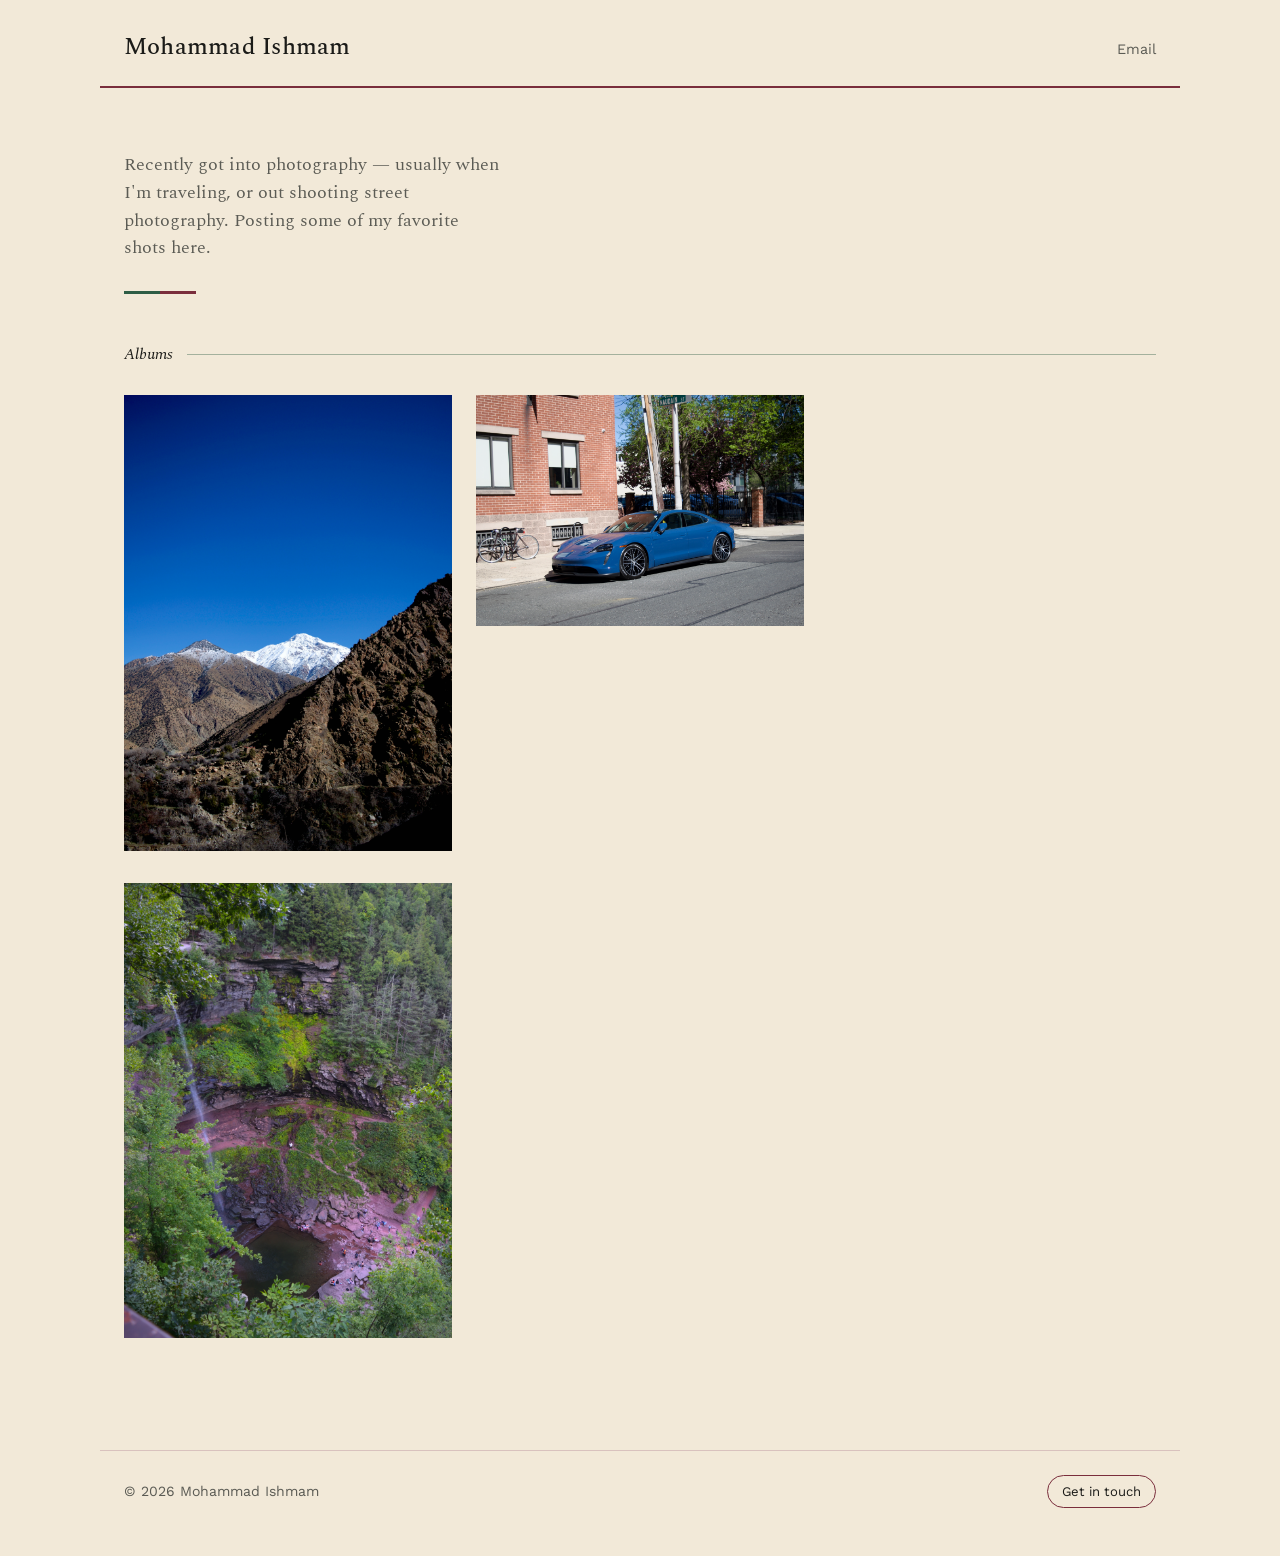
<file: index.html>
<!DOCTYPE html>
<html lang="en">
<head>
  <meta charset="UTF-8">
  <meta name="viewport" content="width=device-width, initial-scale=1.0">
  <title>Mohammad Ishmam — Photography</title>
  <meta name="description" content="Travel and street photography by Mohammad Ishmam.">
  <link rel="preconnect" href="https://fonts.googleapis.com">
  <link rel="preconnect" href="https://fonts.gstatic.com" crossorigin>
  <link href="https://fonts.googleapis.com/css2?family=Spectral:wght@400;500;600;700&family=Work+Sans:wght@400;500&display=swap" rel="stylesheet">
  <link rel="stylesheet" href="css/style.css">
</head>
<body>

  <header class="site-header">
    <a class="wordmark" href="index.html">Mohammad Ishmam</a>
    <a class="header-link" id="header-email" href="#">Email</a>
  </header>

  <main>
    <section class="hero">
      <p class="bio" id="hero-bio"></p>
      <div class="hero-divider"><span></span><span></span></div>
    </section>

    <div class="section-label">
      <span>Albums</span>
    </div>
    <section class="album-grid" id="album-grid" aria-label="Photo albums">
      <!-- Album cards injected by js/main.js -->
    </section>
  </main>

  <footer class="site-footer">
    <span>&copy; <span id="year"></span> Mohammad Ishmam</span>
    <a id="footer-email" href="#">Get in touch</a>
  </footer>

  <script src="js/main.js?v=2"></script>
</body>
</html>
</file>
<file: css/style.css>
:root {
  --paper: #F2E9D8;
  --ink: #1B1B18;
  --ink-soft: #5B5B54;
  --line: #D9C2BE;
  --emerald: #2E5D45;
  --emerald-soft: #E4ECE6;
  --burgundy: #7A2E3C;
  --serif: "Spectral", Georgia, serif;
  --sans: "Work Sans", -apple-system, BlinkMacSystemFont, sans-serif;
  --max-width: 1080px;
}

* { box-sizing: border-box; }

html { scroll-behavior: smooth; }

body {
  margin: 0;
  background: var(--paper);
  color: var(--ink);
  font-family: var(--sans);
  font-size: 16px;
  line-height: 1.6;
  -webkit-font-smoothing: antialiased;
}

a {
  color: var(--ink);
  text-decoration: none;
}

a:hover,
a:focus-visible {
  text-decoration: underline;
  text-decoration-color: var(--burgundy);
  text-decoration-thickness: 1px;
}

a:focus-visible,
button:focus-visible {
  outline: 2px solid var(--emerald);
  outline-offset: 3px;
}

/* ---------- Header ---------- */

.site-header {
  max-width: var(--max-width);
  margin: 0 auto;
  padding: 28px 24px 20px;
  display: flex;
  justify-content: space-between;
  align-items: baseline;
  border-bottom: 2px solid var(--burgundy);
}

.wordmark {
  font-family: var(--serif);
  font-weight: 500;
  font-size: 1.5rem;
  color: var(--ink);
  letter-spacing: 0.01em;
}

.wordmark:hover {
  text-decoration: none;
}

.header-link {
  font-size: 0.9rem;
  color: var(--ink-soft);
}

.header-link:hover {
  color: var(--ink);
}

/* ---------- Hero ---------- */

.hero {
  max-width: var(--max-width);
  margin: 0 auto;
  padding: 64px 24px 48px;
}

.hero h1 {
  font-family: var(--serif);
  font-weight: 600;
  font-size: clamp(2.1rem, 5vw, 3.2rem);
  line-height: 1.15;
  margin: 0 0 20px;
  max-width: 14ch;
  color: var(--ink);
}

.hero .bio {
  max-width: 42ch;
  color: var(--ink-soft);
  font-family: var(--serif);
  font-size: 1.15rem;
  line-height: 1.5;
  margin: 0;
}

.hero-divider {
  display: flex;
  width: 72px;
  height: 3px;
  margin-top: 28px;
}

.hero-divider span {
  flex: 1;
}

.hero-divider span:first-child {
  background: var(--emerald);
}

.hero-divider span:last-child {
  background: var(--burgundy);
}

.section-label {
  max-width: var(--max-width);
  margin: 0 auto;
  padding: 0 24px 20px;
  display: flex;
  align-items: center;
  gap: 14px;
}

.section-label span {
  font-family: var(--serif);
  font-style: italic;
  font-size: 1rem;
  color: var(--ink);
  white-space: nowrap;
}

.section-label::after {
  content: '';
  flex: 1;
  height: 1px;
  background: var(--emerald);
  opacity: 0.4;
}

/* ---------- Album grid ---------- */

.album-grid {
  max-width: var(--max-width);
  margin: 0 auto;
  padding: 8px 24px 80px;
  column-count: 3;
  column-gap: 24px;
}

@media (max-width: 860px) {
  .album-grid { column-count: 2; }
}

@media (max-width: 460px) {
  .album-grid { column-count: 1; }
}

.album-card {
  display: inline-block;
  width: 100%;
  break-inside: avoid;
  margin-bottom: 24px;
  position: relative;
  overflow: hidden;
  color: var(--ink);
}

.album-card img {
  width: 100%;
  height: 100%;
  object-fit: cover;
  display: block;
  transition: transform 0.5s ease;
}

.album-card:hover img {
  transform: scale(1.05);
}

.album-card .title-overlay {
  position: absolute;
  left: 0;
  right: 0;
  bottom: 0;
  padding: 40px 16px 14px;
  background: linear-gradient(to top, rgba(27, 27, 24, 0.72), rgba(27, 27, 24, 0));
  opacity: 0;
  transition: opacity 0.3s ease;
}

.album-card:hover .title-overlay {
  opacity: 1;
}

.album-card .title-overlay .name {
  font-family: var(--serif);
  font-weight: 600;
  font-size: 1.2rem;
  color: var(--paper);
  display: block;
}

.album-card .title-overlay .count {
  font-size: 0.78rem;
  color: rgba(250, 250, 248, 0.75);
  display: block;
  margin-top: 2px;
}

/* ---------- Album page ---------- */

.album-header {
  max-width: var(--max-width);
  margin: 0 auto;
  padding: 48px 24px 32px;
}

.back-link {
  display: inline-block;
  font-size: 0.9rem;
  color: var(--ink-soft);
  margin-bottom: 18px;
}

.back-link:hover {
  color: var(--ink);
}

.album-header h1 {
  font-family: var(--serif);
  font-weight: 600;
  font-size: clamp(1.8rem, 4vw, 2.6rem);
  margin: 0;
}

.photo-stack {
  max-width: var(--max-width);
  margin: 0 auto;
  padding: 0 24px 80px;
  column-count: 3;
  column-gap: 20px;
}

@media (max-width: 860px) {
  .photo-stack { column-count: 2; }
}

@media (max-width: 560px) {
  .photo-stack { column-count: 1; }
}

.photo-stack button.photo-item {
  border: none;
  background: none;
  padding: 0;
  cursor: zoom-in;
  display: inline-block;
  width: 100%;
  break-inside: avoid;
  margin-bottom: 20px;
}

.photo-stack img {
  width: 100%;
  display: block;
  background: var(--line);
}

/* ---------- Footer ---------- */

.site-footer {
  max-width: var(--max-width);
  margin: 0 auto;
  padding: 24px 24px 48px;
  display: flex;
  justify-content: space-between;
  align-items: center;
  border-top: 1px solid var(--line);
  color: var(--ink-soft);
  font-size: 0.88rem;
}

.site-footer a {
  color: var(--ink);
  border: 1px solid var(--burgundy);
  padding: 5px 14px;
  border-radius: 999px;
  font-size: 0.82rem;
}

.site-footer a:hover {
  background: rgba(122, 46, 60, 0.12);
  color: var(--ink);
  text-decoration: none;
}

/* ---------- Lightbox ---------- */

.lightbox {
  position: fixed;
  inset: 0;
  background: rgba(27, 27, 24, 0.94);
  display: none;
  align-items: center;
  justify-content: center;
  z-index: 100;
}

.lightbox.is-open { display: flex; }

.lightbox-image {
  max-width: 88vw;
  max-height: 86vh;
  object-fit: contain;
  box-shadow: none;
}

.lightbox-close {
  position: absolute;
  top: 20px;
  right: 24px;
  background: none;
  border: none;
  color: var(--paper);
  font-size: 2rem;
  line-height: 1;
  cursor: pointer;
}

.lightbox-nav {
  position: absolute;
  top: 50%;
  transform: translateY(-50%);
  background: none;
  border: none;
  color: var(--paper);
  font-size: 2.6rem;
  line-height: 1;
  cursor: pointer;
  padding: 12px 18px;
}

.lightbox-prev { left: 4px; }
.lightbox-next { right: 4px; }

.lightbox-close:hover,
.lightbox-nav:hover { opacity: 0.7; }

@media (prefers-reduced-motion: reduce) {
  .album-card img { transition: none; }
  html { scroll-behavior: auto; }
}
</file>
